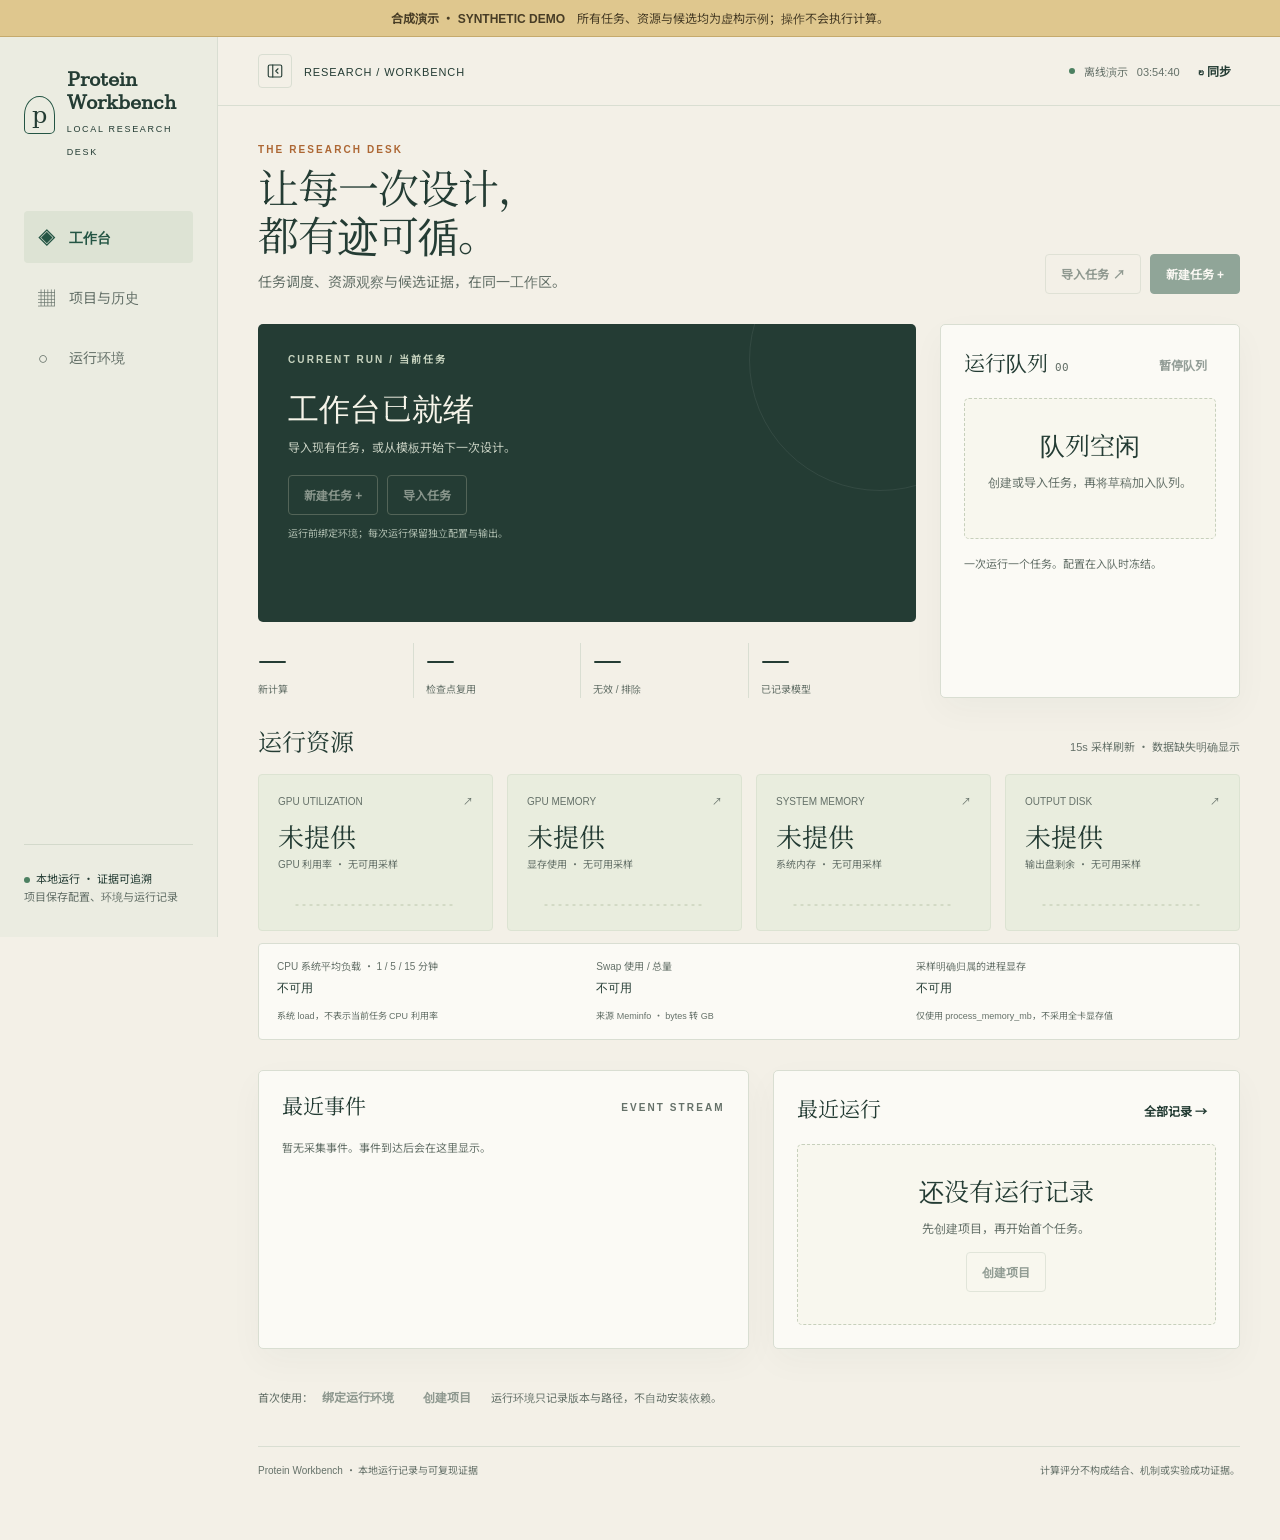
<file: src/pwb/assets/demo-empty.html>
<!doctype html><html lang="zh-CN" data-demo="empty"><head><meta charset="utf-8"><meta name="viewport" content="width=device-width,initial-scale=1"><meta name="csrf-token" content="SYNTHETIC-DEMO"><title>空状态合成演示 · Protein Workbench</title><link rel="stylesheet" href="./app.css"><script defer src="./demo-fixtures.js"></script><script defer src="./app.js"></script></head><body><a class="skip" href="#main">跳到工作区</a><div id="app"></div><div id="announcer" class="sr-only" role="status" aria-live="polite"></div><dialog id="form-dialog" aria-labelledby="dialog-title"></dialog><div id="toast" role="status" aria-live="polite" hidden></div></body></html>
</file>
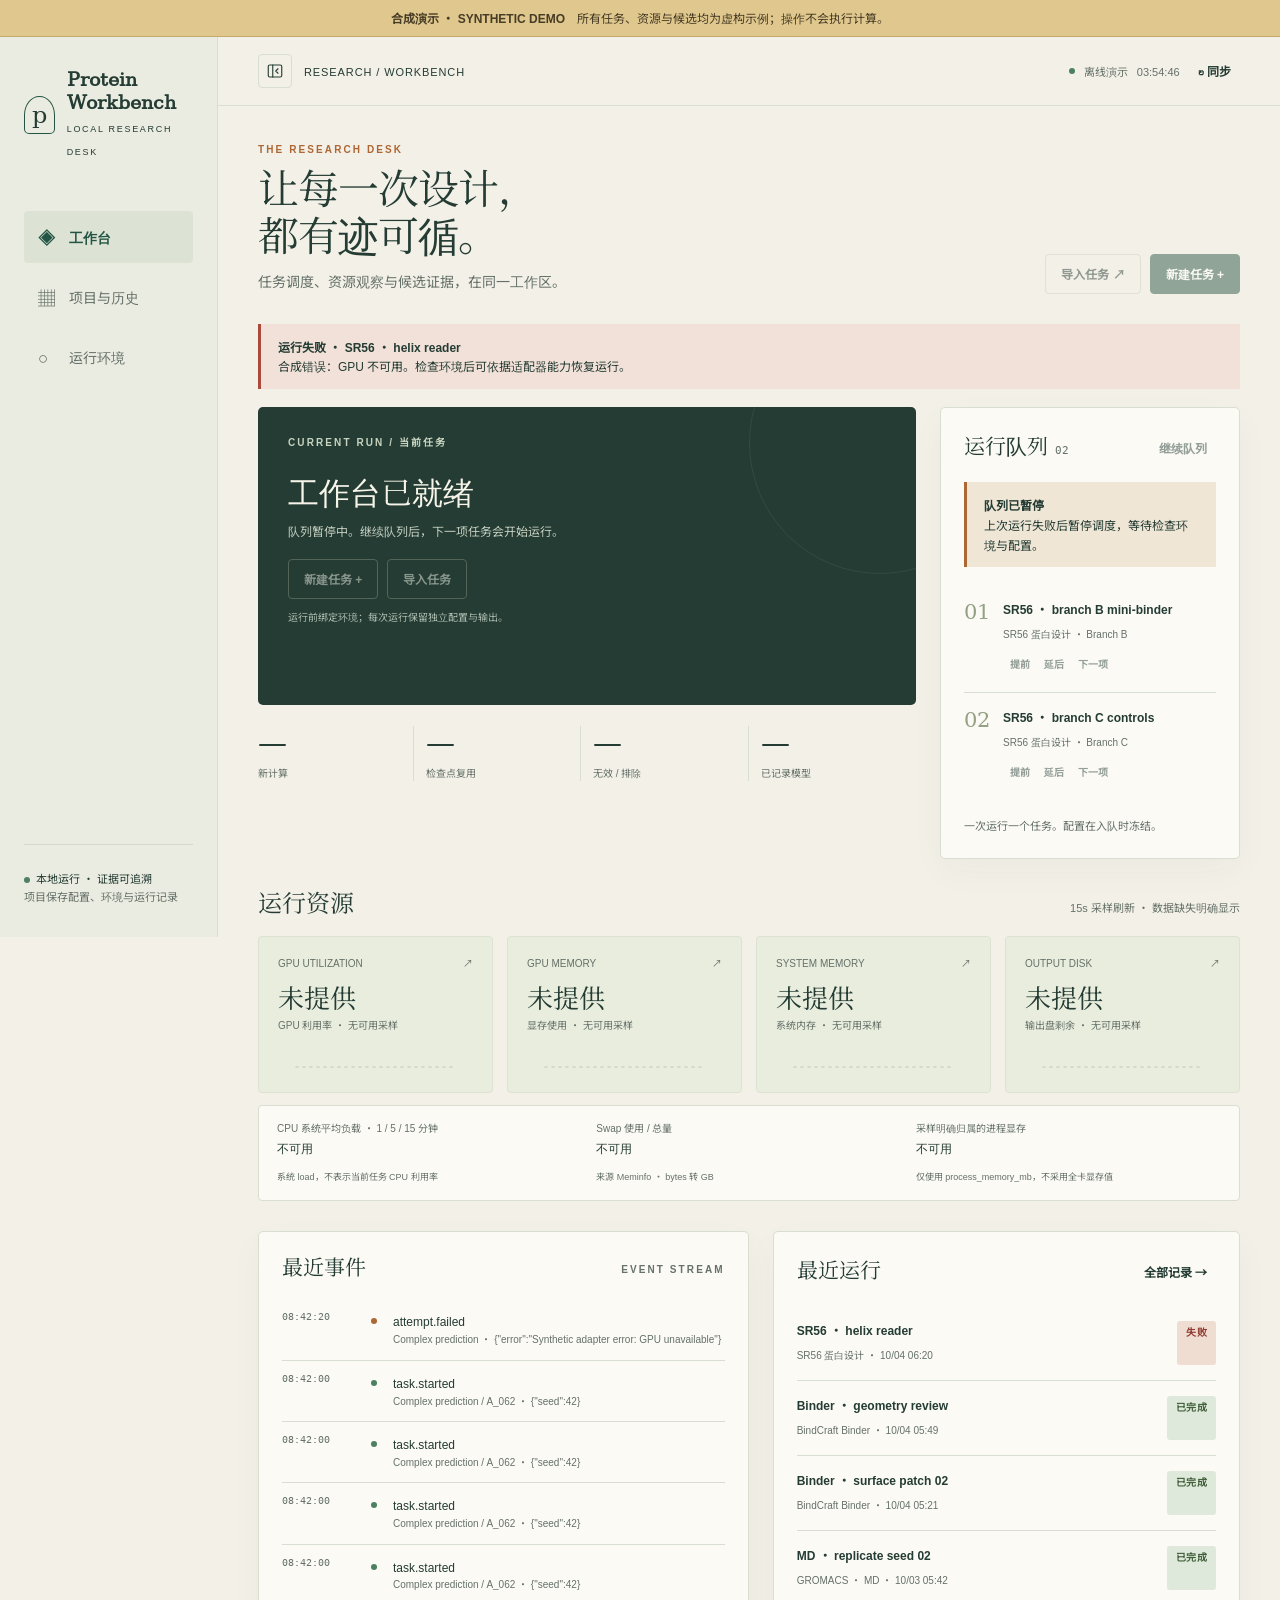
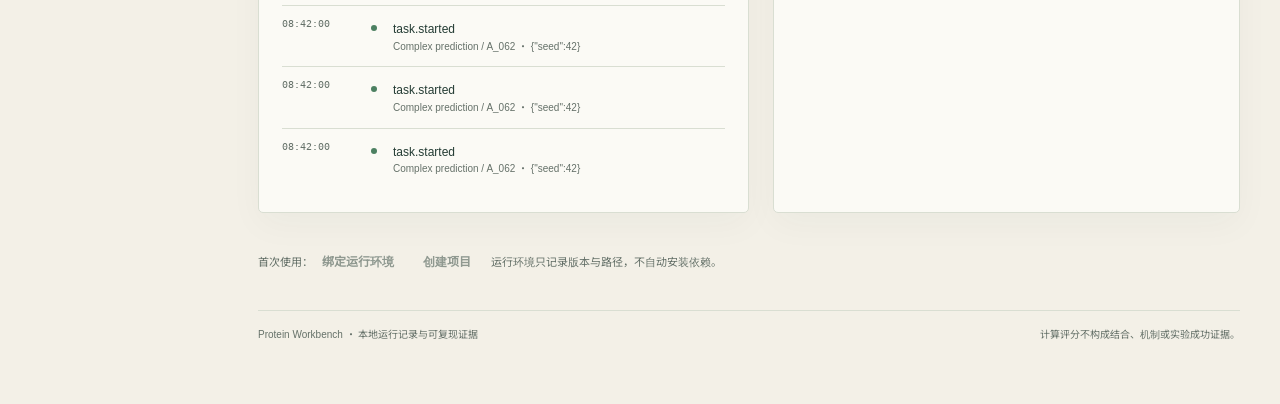
<file: src/pwb/assets/demo-failed.html>
<!doctype html><html lang="zh-CN" data-demo="failed"><head><meta charset="utf-8"><meta name="viewport" content="width=device-width,initial-scale=1"><meta name="csrf-token" content="SYNTHETIC-DEMO"><title>失败状态合成演示 · Protein Workbench</title><link rel="stylesheet" href="./app.css"><script defer src="./demo-fixtures.js"></script><script defer src="./app.js"></script></head><body><a class="skip" href="#main">跳到工作区</a><div id="app"></div><div id="announcer" class="sr-only" role="status" aria-live="polite"></div><dialog id="form-dialog" aria-labelledby="dialog-title"></dialog><div id="toast" role="status" aria-live="polite" hidden></div></body></html>
</file>
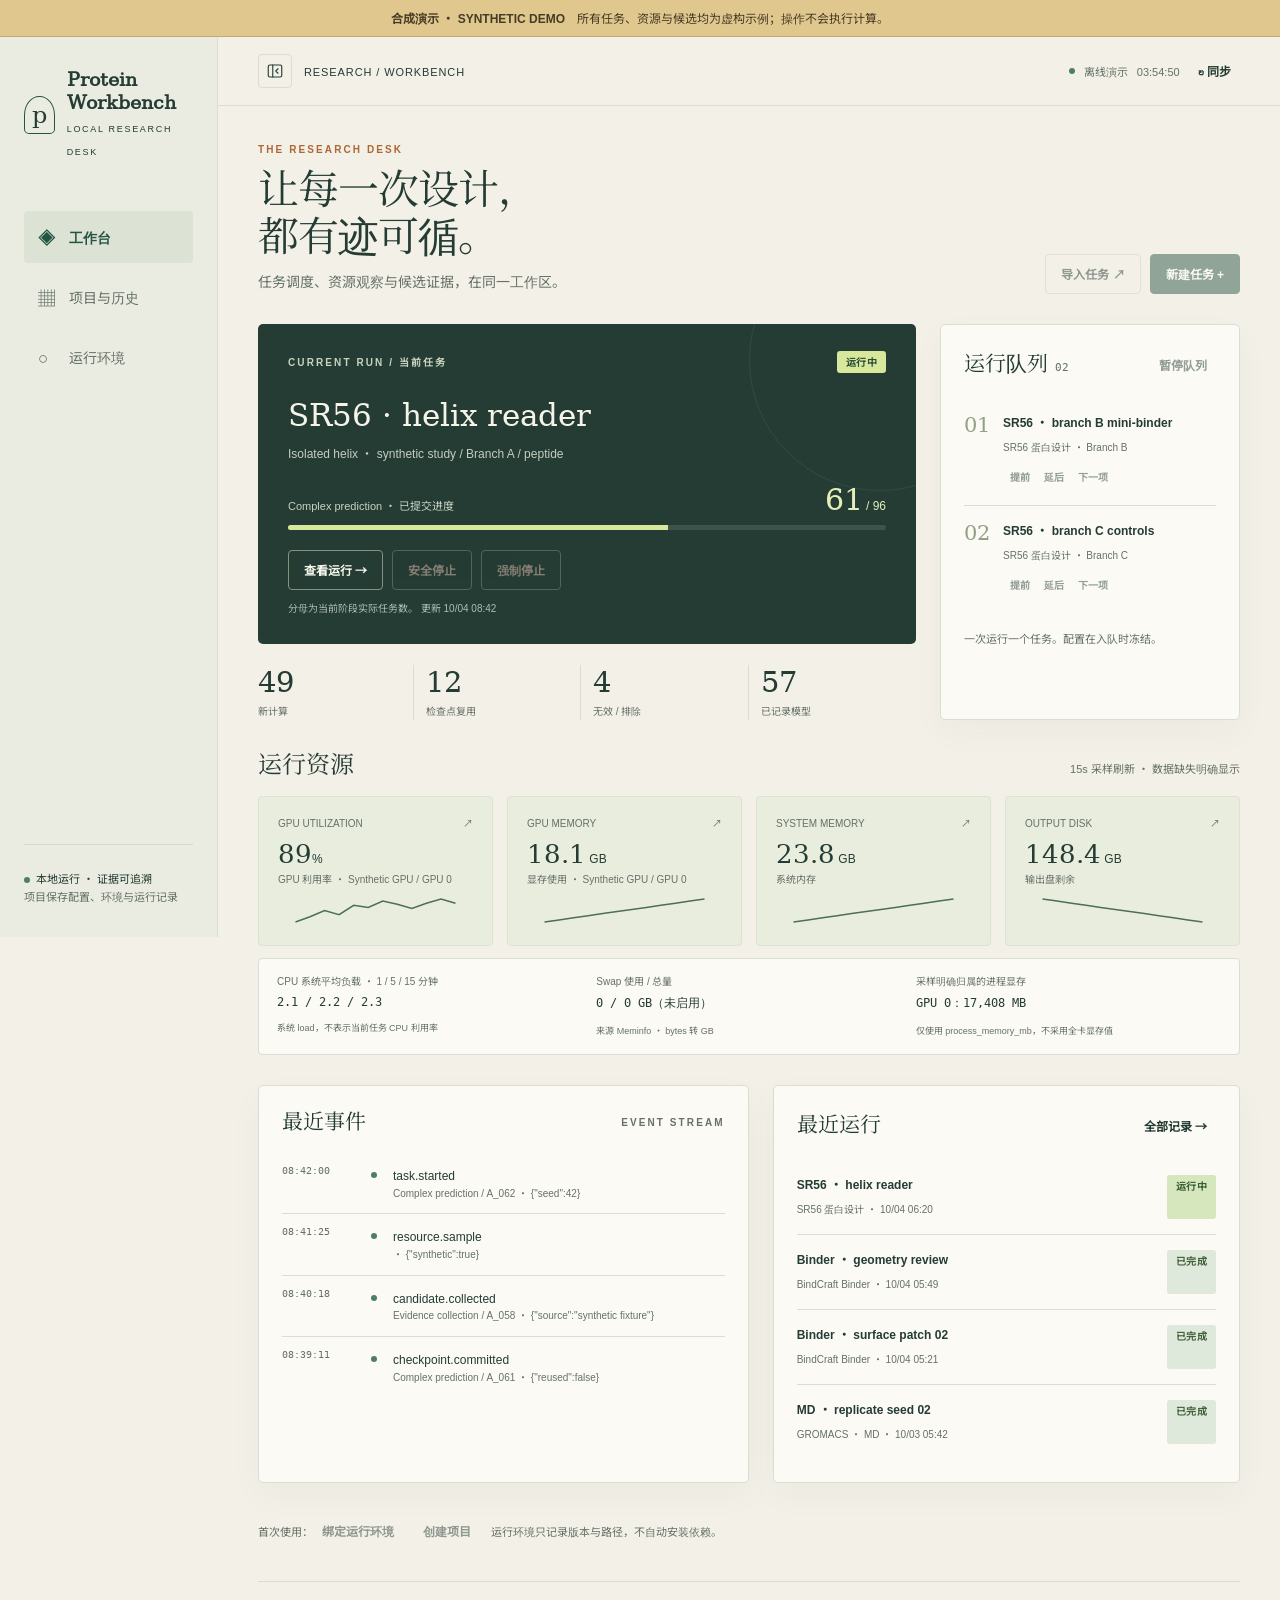
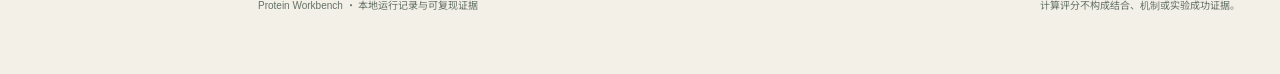
<file: src/pwb/assets/demo-normal.html>
<!doctype html><html lang="zh-CN" data-demo="normal"><head><meta charset="utf-8"><meta name="viewport" content="width=device-width,initial-scale=1"><meta name="csrf-token" content="SYNTHETIC-DEMO"><title>合成演示 · Protein Workbench</title><link rel="stylesheet" href="./app.css"><script defer src="./demo-fixtures.js"></script><script defer src="./app.js"></script></head><body><a class="skip" href="#main">跳到工作区</a><div id="app"></div><div id="announcer" class="sr-only" role="status" aria-live="polite"></div><dialog id="form-dialog" aria-labelledby="dialog-title"></dialog><div id="toast" role="status" aria-live="polite" hidden></div></body></html>
</file>
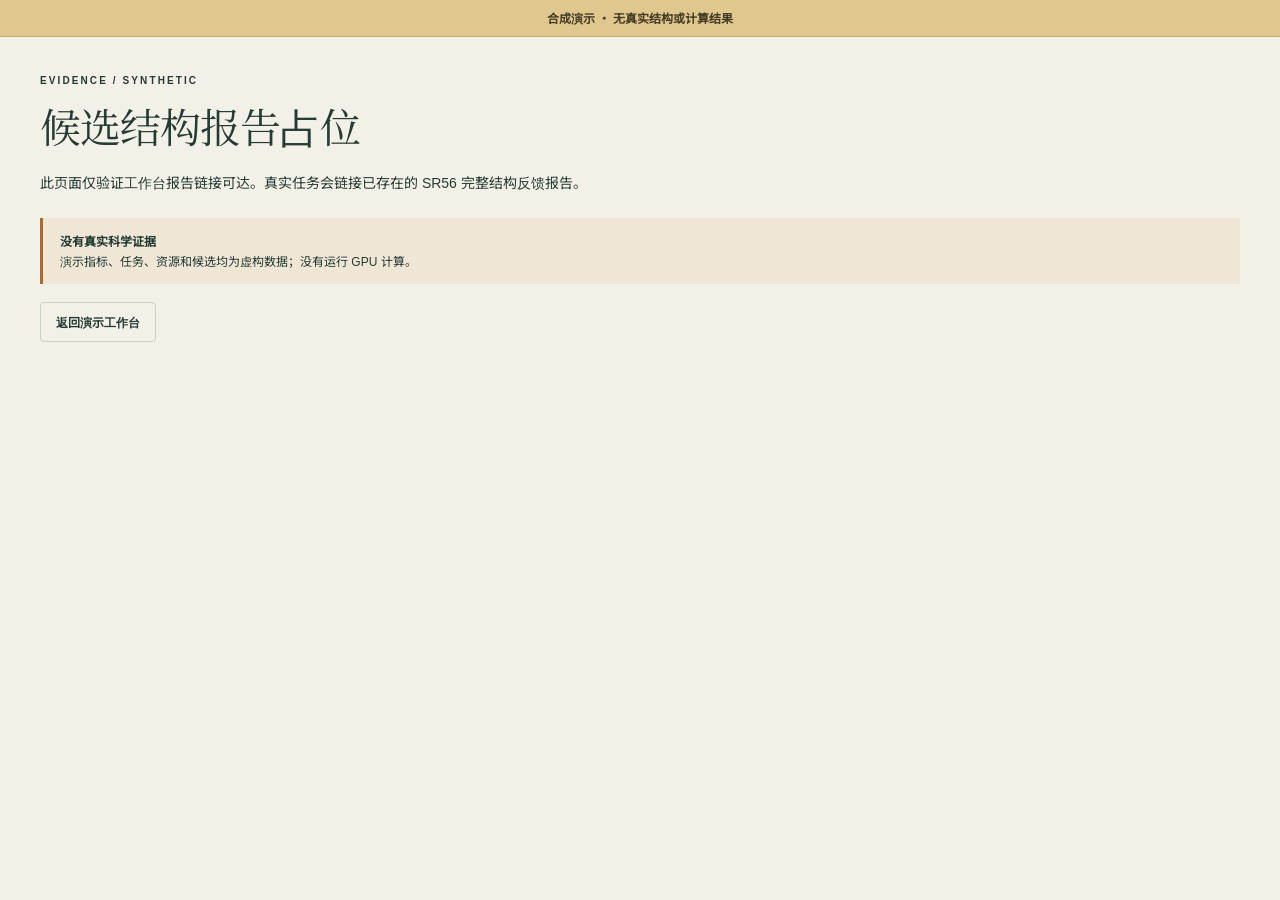
<file: src/pwb/assets/demo-report.html>
<!doctype html><html lang="zh-CN"><head><meta charset="utf-8"><meta name="viewport" content="width=device-width,initial-scale=1"><title>合成证据报告</title><link rel="stylesheet" href="./app.css"></head><body><div class="demo-banner"><strong>合成演示 · 无真实结构或计算结果</strong></div><main><div class="eyebrow">EVIDENCE / SYNTHETIC</div><h1 style="margin:18px 0">候选结构报告占位</h1><p>此页面仅验证工作台报告链接可达。真实任务会链接已存在的 SR56 完整结构反馈报告。</p><div class="issue" style="margin-top:24px"><strong>没有真实科学证据</strong>演示指标、任务、资源和候选均为虚构数据；没有运行 GPU 计算。</div><a class="btn" href="./demo-normal.html">返回演示工作台</a></main></body></html>
</file>
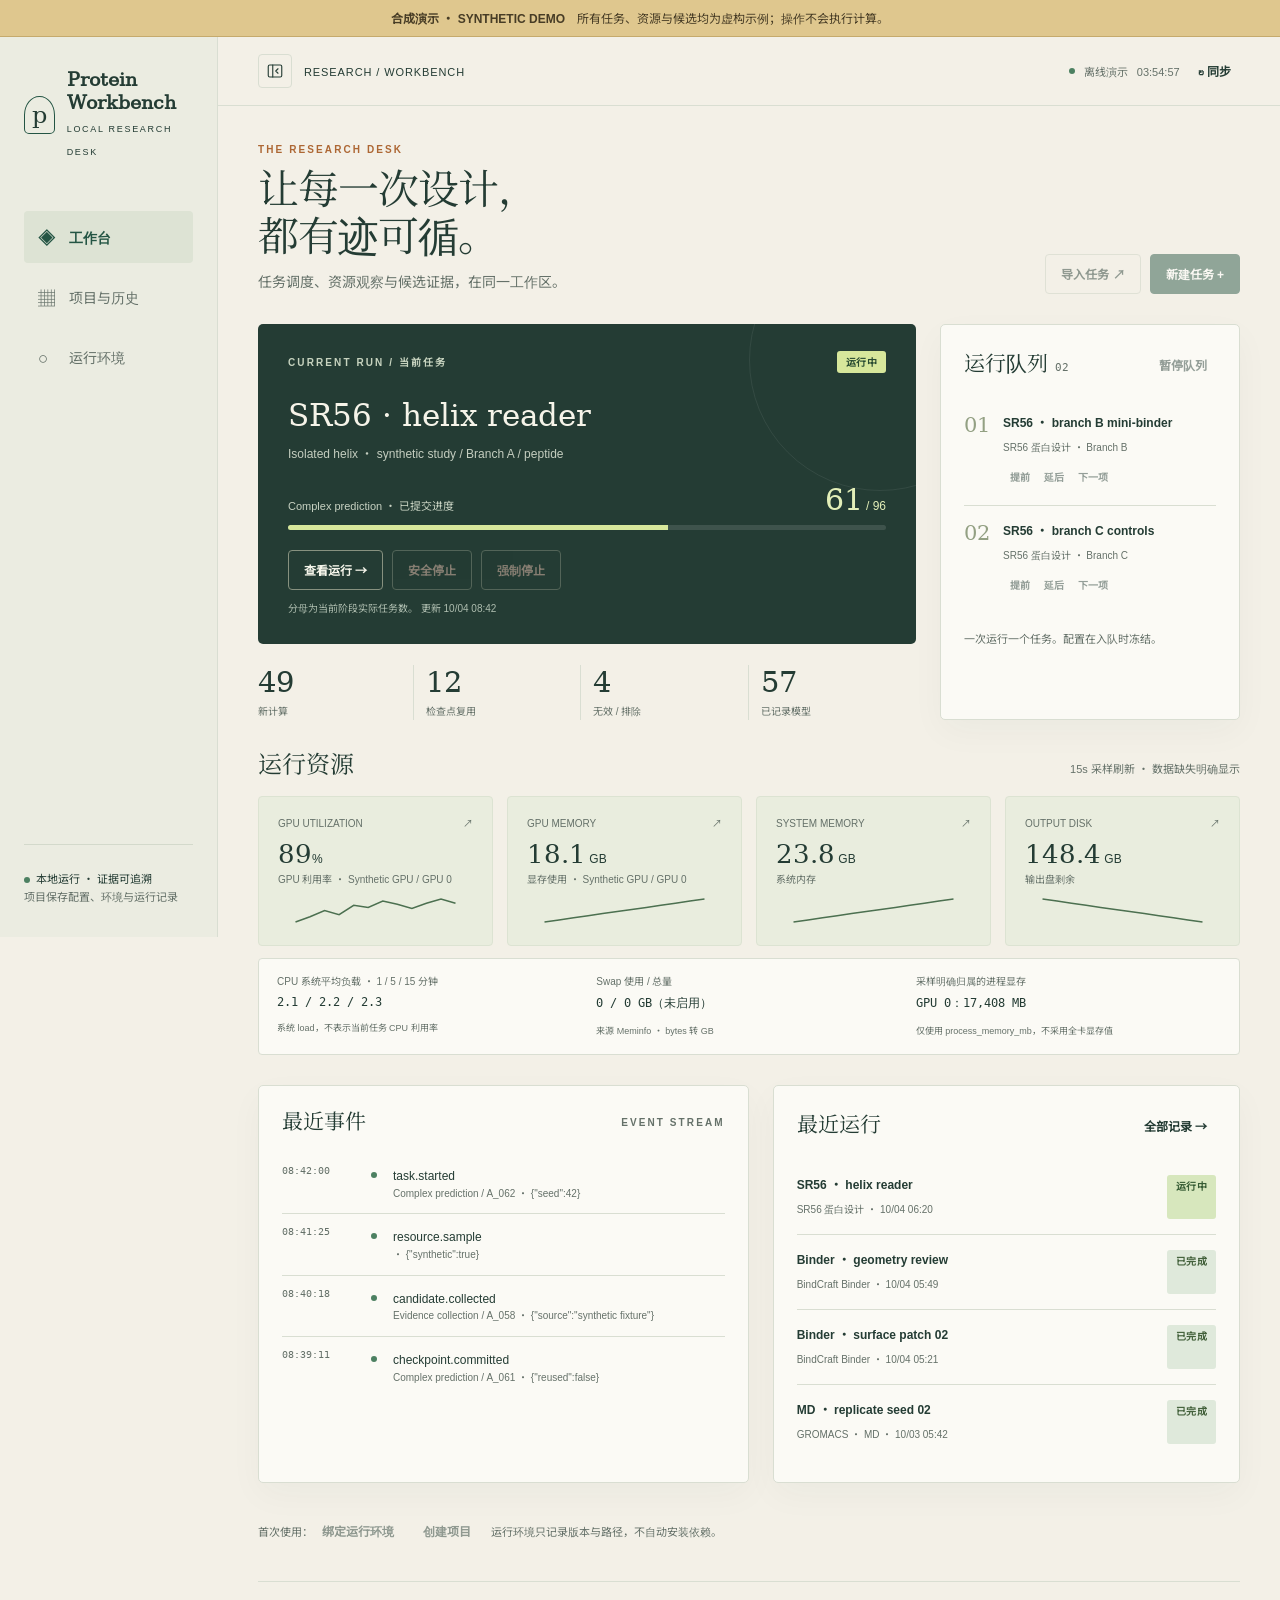
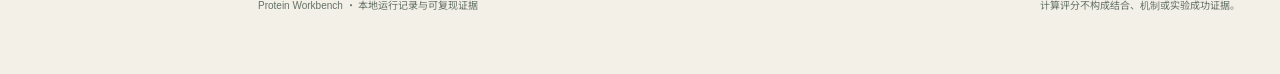
<file: src/pwb/assets/demo-rich.html>
<!doctype html><html lang="zh-CN" data-demo="rich"><head><meta charset="utf-8"><meta name="viewport" content="width=device-width,initial-scale=1"><meta name="csrf-token" content="SYNTHETIC-DEMO"><title>丰富数据合成演示 · Protein Workbench</title><link rel="stylesheet" href="./app.css"><script defer src="./demo-fixtures.js"></script><script defer src="./app.js"></script></head><body><a class="skip" href="#main">跳到工作区</a><div id="app"></div><div id="announcer" class="sr-only" role="status" aria-live="polite"></div><dialog id="form-dialog" aria-labelledby="dialog-title"></dialog><div id="toast" role="status" aria-live="polite" hidden></div></body></html>
</file>
<file: src/pwb/assets/app.css>
/* Offline bundled fonts; partial CJK subsets fall back to installed local CJK fonts. */
@font-face{font-family:WorkbenchSerif;src:url('./fonts/DejaVuSerif.ttf') format('truetype');font-weight:400;font-display:swap}
@font-face{font-family:WorkbenchSerifCJK;src:url('./fonts/SR56_Serif_CJK.ttf') format('truetype');font-weight:400;font-display:swap}
@font-face{font-family:WorkbenchSansCJK;src:url('./fonts/SR56_Sans_CJK.ttf') format('truetype');font-weight:400;font-display:swap}
@font-face{font-family:WorkbenchMono;src:url('./fonts/DejaVuSansMono.ttf') format('truetype');font-weight:400;font-display:swap}
:root{--paper:#f3f0e7;--surface:#fbfaf5;--ink:#243c34;--muted:#657169;--line:#d9ded2;--green:#245544;--lime:#d7e79b;--ochre:#ad6734;--red:#ac493d;--shadow:0 12px 35px #21382b09;--sans:WorkbenchSansCJK,"Avenir Next","Trebuchet MS","PingFang SC","Microsoft YaHei",sans-serif;--serif:WorkbenchSerif,WorkbenchSerifCJK,"Iowan Old Style","Palatino Linotype",Palatino,"Songti SC",serif;--mono:WorkbenchMono,"SFMono-Regular",Consolas,monospace}
*{box-sizing:border-box}body{margin:0;background:var(--paper);color:var(--ink);font:14px/1.65 var(--sans)}button,input,select,textarea{font:inherit}button,a,input,select,textarea,summary{outline-offset:4px}button:focus-visible,a:focus-visible,input:focus-visible,select:focus-visible,textarea:focus-visible,summary:focus-visible{outline:3px solid #a58f41}button{cursor:pointer}button:disabled{opacity:.48;cursor:not-allowed}a{color:var(--green);text-underline-offset:3px}h1,h2,h3,p{margin:0}h1{font:400 clamp(32px,3.2vw,46px)/1.15 var(--serif);letter-spacing:-1px}h2{font:400 25px/1.3 var(--serif)}h3{font-size:15px;line-height:1.5}.eyebrow{font-size:10px;font-weight:700;letter-spacing:2.1px;text-transform:uppercase}.muted{color:var(--muted)}.mono{font-family:var(--mono);font-size:11px}.sr-only{position:absolute;width:1px;height:1px;overflow:hidden;clip:rect(0,0,0,0)}.skip{position:fixed;top:-60px;left:20px;background:var(--surface);padding:12px;z-index:100}.skip:focus{top:12px}.shell{display:grid;grid-template-columns:218px minmax(0,1fr);min-height:100vh}.sidebar{background:#ebece1;border-right:1px solid var(--line);padding:32px 24px;position:sticky;top:0;height:100vh;display:flex;flex-direction:column}.brand{display:flex;align-items:center;gap:12px}.brand-mark{width:34px;height:38px;border:1.5px solid var(--green);border-radius:50% 50% 5px 5px;display:grid;place-items:center;font:24px var(--serif)}.brand strong{font:600 19px/1.05 var(--serif)}.brand small{font-size:9px;letter-spacing:1.7px}.nav{display:grid;gap:8px;margin-top:50px}.nav button{background:transparent;border:0;text-align:left;color:var(--muted);padding:12px 14px;border-radius:4px;display:flex;gap:11px;align-items:center}.nav button.active{background:#dde3d4;color:var(--green);font-weight:700}.nav-icon{font-size:17px;width:20px}.sidebar-foot{margin-top:auto;padding-top:24px;border-top:1px solid #d3d9cb;font-size:11px}.sidebar-foot .dot{margin-right:6px}.main-wrap{min-width:0}.topbar{display:flex;justify-content:space-between;align-items:center;gap:15px;height:69px;border-bottom:1px solid var(--line);padding:0 40px}.breadcrumb{font-size:11px;letter-spacing:.9px}.connection{font-size:11px;color:var(--muted);display:flex;align-items:center;gap:9px}.dot{width:6px;height:6px;background:#4c8061;display:inline-block;border-radius:50%}.dot.offline{background:var(--ochre)}main{padding:35px 40px 60px;max-width:1660px;margin:auto}.heading{display:flex;justify-content:space-between;align-items:end;gap:20px;margin-bottom:30px}.heading .eyebrow{margin-bottom:10px;color:var(--ochre)}.heading p{margin-top:9px;color:var(--muted)}.button-row{display:flex;align-items:center;gap:9px;flex-wrap:wrap}.btn{border:1px solid #c8d1c3;background:transparent;color:var(--ink);padding:9px 15px;border-radius:4px;min-height:40px;font-size:12px;font-weight:600;text-decoration:none;display:inline-flex;align-items:center;justify-content:center;gap:7px;white-space:nowrap}.btn.primary{background:var(--green);border-color:var(--green);color:#fff}.btn.quiet{border-color:transparent;padding:6px 8px;min-height:32px}.btn.danger{color:var(--red);border-color:#dcbfb4}.btn:hover:not(:disabled){background:#e2e7d8}.btn.primary:hover:not(:disabled){background:#163f31}.tag{padding:3px 9px;border-radius:3px;background:#e7ecdf;color:#42694d;font-size:10px;font-weight:700;letter-spacing:.45px;white-space:nowrap}.tag.running{background:#d7e7bd;color:#365c34}.tag.failed,.tag.error{background:#f0ddd2;color:#923d34}.tag.draft,.tag.queued,.tag.pending{background:#ede5d1;color:#846636}.tag.completed,.tag.success{background:#dfe9db;color:#43613b}.tag.stopped,.tag.paused{background:#e6e5dc;color:#666e62}.dashboard-grid{display:grid;grid-template-columns:minmax(0,1fr) 300px;gap:24px}.hero{background:var(--ink);color:#f6f4e9;padding:27px 30px;border-radius:5px;min-height:298px;position:relative;overflow:hidden}.hero:after{content:"";position:absolute;right:-95px;top:-95px;width:260px;height:260px;border:1px solid #ffffff12;border-radius:50%;pointer-events:none}.hero-head{display:flex;justify-content:space-between;align-items:center}.hero .eyebrow{color:#c7d3bf}.hero h2{font-size:31px;margin:22px 0 8px}.hero .subtitle{color:#c5cec0;font-size:12px}.hero .btn{border-color:#87917f;color:#f4f4e9}.hero .btn:hover:not(:disabled){background:#3a5547}.hero .btn.danger{color:#f0c5b4}.hero .tag{background:#d7e79b;color:#284b31}.progress-label{display:flex;justify-content:space-between;align-items:baseline;margin-top:22px;color:#c9d3c3;font-size:11px}.progress-label strong{font:30px/1 var(--serif);color:#e3efb8}.bar{background:#ffffff1e;height:5px;margin:10px 0 20px;overflow:hidden;border-radius:8px}.bar span{display:block;background:var(--lime);height:100%;transition:width .3s ease}.hero .button-row{margin-top:18px}.hero-note{font-size:10px;color:#aebdaf;margin-top:10px}.stats{display:grid;grid-template-columns:repeat(4,1fr);padding:21px 0 0;gap:12px}.stat{border-right:1px solid var(--line)}.stat:last-child{border:0}.stat strong{font:29px/1.2 var(--serif)}.stat span{display:block;font-size:10px;color:var(--muted);margin-top:4px}.panel{background:var(--surface);border:1px solid var(--line);border-radius:5px;padding:23px;box-shadow:var(--shadow)}.panel-title{display:flex;justify-content:space-between;align-items:center;margin-bottom:17px;gap:10px}.panel-title h2{font-size:21px}.queue-list{list-style:none;padding:0;margin:0}.queue-item{display:flex;gap:13px;padding:15px 0;border-bottom:1px solid var(--line)}.queue-item:last-child{border:0}.queue-number{font:21px var(--serif);color:#93a083;min-width:22px}.queue-item .content{flex:1;min-width:0}.queue-item h3{font-size:12px;margin-bottom:3px}.queue-item small{font-size:10px;color:var(--muted)}.queue-item .button-row{gap:0;margin-top:6px}.queue-item .btn{font-size:10px;padding:2px 6px;min-height:27px}.section{margin-top:30px}.section-heading{display:flex;justify-content:space-between;align-items:baseline;gap:12px;margin-bottom:15px}.section-heading h2{font-size:24px}.section-heading small{font-size:11px;color:var(--muted)}.resource-grid{display:grid;grid-template-columns:repeat(4,1fr);gap:14px}.resource{padding:18px 19px;background:#e9edde;border:1px solid #dce3d2;border-radius:4px;min-width:0}.resource-head{display:flex;justify-content:space-between;align-items:center;color:var(--muted);font-size:10px;gap:6px}.resource strong{font:26px var(--serif);display:block;margin-top:7px}.resource small{display:block;font-size:10px;color:var(--muted);margin-top:2px}.sparkline{display:block;width:100%;height:32px;margin-top:8px}.activity-list{list-style:none;padding:0;margin:0}.activity-list li{display:grid;grid-template-columns:75px 8px minmax(0,1fr);gap:14px;padding:12px 0;border-bottom:1px solid var(--line);font-size:12px}.activity-list li:last-child{border:0}.activity-list time{font:10px var(--mono);color:var(--muted)}.activity-list .dot{margin-top:7px}.activity-list small{color:var(--muted);font-size:10px;display:block}.lower-grid{display:grid;grid-template-columns:1.05fr 1fr;gap:24px}.project-grid{display:grid;grid-template-columns:repeat(auto-fill,minmax(255px,1fr));gap:18px}.project-card{background:var(--surface);border:1px solid var(--line);padding:23px;border-radius:4px}.project-card .eyebrow{color:var(--ochre);letter-spacing:1.3px}.project-card h2{font-size:23px;margin:12px 0 5px}.project-card p{font-size:11px;color:var(--muted)}.project-card .stats{grid-template-columns:1fr 1fr;padding:16px 0}.project-card .stat strong{font-size:22px}.run-list{display:grid;gap:10px}.run-row{display:grid;grid-template-columns:minmax(190px,1fr) 120px 110px 105px;align-items:center;gap:16px;padding:18px 21px;border:1px solid var(--line);border-radius:4px;background:var(--surface)}.run-title{background:none;border:0;padding:0;text-align:left;color:var(--ink);font-weight:600}.run-title:hover{text-decoration:underline}.run-row small{font-size:10px;display:block;color:var(--muted)}.run-row .tag{justify-self:start}.toolbar{display:flex;gap:10px;margin-bottom:18px;flex-wrap:wrap}.toolbar input{flex:1;min-width:180px;max-width:350px}.input,select,textarea{background:#fffef9;border:1px solid #c8d1c3;border-radius:4px;color:var(--ink);padding:9px 11px;width:100%;min-height:40px}textarea{resize:vertical;min-height:110px;font:12px/1.6 var(--mono)}.toolbar select{width:auto}.empty{padding:32px 22px;text-align:center;background:#f8f7ee;border:1px dashed #c7d0bc;border-radius:5px;color:var(--muted)}.empty h2{color:var(--ink);margin-bottom:8px}.empty p{font-size:12px;margin-bottom:14px}.issue{border-left:3px solid var(--ochre);background:#efe6d6;padding:13px 17px;margin-bottom:18px;font-size:12px}.issue.error{border-color:var(--red);background:#f2e1d8}.issue strong{display:block}.detail-meta{display:grid;grid-template-columns:repeat(4,minmax(0,1fr));gap:20px;padding:22px 0;border-bottom:1px solid var(--line);margin-bottom:24px}.detail-meta dt{font-size:10px;color:var(--muted);margin-bottom:5px}.detail-meta dd{margin:0;overflow-wrap:anywhere;font-size:12px}.stage-list{list-style:none;margin:0;padding:0;display:grid;gap:14px}.stage-list li{display:grid;grid-template-columns:28px minmax(0,1fr) 84px;gap:12px;align-items:start}.stage-index{border:1px solid var(--line);border-radius:50%;width:26px;height:26px;display:grid;place-items:center;font-size:10px}.stage-list .bar{background:#e0e6d7;margin:8px 0 6px;height:4px}.stage-list .bar span{background:var(--green)}.stage-list small{font-size:10px;color:var(--muted)}.stage-list h3{font-size:12px}.stage-list .tag{font-size:9px}.tabs{display:flex;gap:24px;border-bottom:1px solid var(--line);margin:28px 0 21px;overflow:auto}.tabs button{background:none;border:0;padding:12px 2px;color:var(--muted);white-space:nowrap;font-size:12px;border-bottom:2px solid transparent}.tabs button.active{border-color:var(--green);color:var(--ink);font-weight:700}.table-wrap{overflow:auto}.evidence-table{border-collapse:collapse;width:100%;font-size:11px;white-space:nowrap}.evidence-table th{text-align:left;background:#e9eddf;color:var(--muted);font-size:10px;font-weight:500}.evidence-table th,.evidence-table td{padding:12px 13px;border-bottom:1px solid var(--line)}.evidence-table td:first-child{font-weight:600}.evidence-table input{accent-color:var(--green)}.comparison{margin-top:20px;padding:18px;background:#edf0e4;border-radius:4px}.comparison-grid{display:grid;grid-template-columns:repeat(auto-fit,minmax(180px,1fr));gap:15px;margin-top:14px}.comparison article{background:var(--surface);padding:14px;border:1px solid var(--line)}.comparison dl{font-size:11px}.comparison dt{float:left;color:var(--muted);padding-right:8px}.comparison dd{text-align:right;margin:5px 0;overflow-wrap:anywhere}.code-box{font:11px/1.75 var(--mono);padding:18px;background:#e8ece0;overflow:auto;max-height:460px;border-radius:4px;white-space:pre-wrap;overflow-wrap:anywhere}.log-box{background:#20362f;color:#dbe2d5;white-space:pre;min-height:180px}.report-links{display:flex;gap:10px;flex-wrap:wrap;margin:14px 0}.help-note{font-size:11px;color:var(--muted);line-height:1.8}.env-list{display:grid;grid-template-columns:repeat(auto-fill,minmax(280px,1fr));gap:18px}.env-list h3{font:23px var(--serif);margin-bottom:9px}.env-list dl{font-size:11px;overflow-wrap:anywhere}.env-list dt{color:var(--muted);margin-top:10px}.env-list dd{margin:0;font-family:var(--mono)}.demo-banner{background:#dfc78e;color:#473c25;text-align:center;padding:8px 16px;font-size:12px;border-bottom:1px solid #c5aa6d}.footer-note{margin-top:32px;padding-top:15px;border-top:1px solid var(--line);font-size:10px;color:var(--muted);display:flex;justify-content:space-between;gap:14px}.connection-error{background:#f1e0d8;padding:12px 18px;color:#8f4235;font-size:12px;border-bottom:1px solid #d9b7a6}dialog{border:1px solid #c6cebc;border-radius:6px;background:var(--surface);color:var(--ink);padding:0;width:min(680px,calc(100vw - 32px));max-height:90vh;box-shadow:0 25px 120px #172b3344}dialog::backdrop{background:#15271e66;backdrop-filter:blur(3px)}.dialog-head{padding:24px 28px 18px;border-bottom:1px solid var(--line);display:flex;align-items:center;justify-content:space-between;gap:10px}.dialog-head h2{font-size:26px}.form-body{padding:22px 28px;max-height:64vh;overflow:auto}.form-grid{display:grid;grid-template-columns:1fr 1fr;gap:18px}.field{display:block;margin-bottom:18px;min-width:0}.field>span{display:block;font-size:12px;font-weight:600;margin-bottom:6px}.field small{display:block;color:var(--muted);font-size:10px;margin-top:5px;line-height:1.65}.field input[type=checkbox]{width:18px;height:18px;accent-color:var(--green)}.field.full{grid-column:1/-1}.form-footer{border-top:1px solid var(--line);padding:18px 28px;display:flex;justify-content:space-between;align-items:center;gap:12px}.form-error{background:#f2dfd4;color:#953d32;border-left:3px solid var(--red);padding:12px 15px;font-size:12px;margin-bottom:18px;white-space:pre-wrap}.config-fields{padding:18px;background:#edf0e3;margin-bottom:18px;border-radius:4px}.config-fields h3{margin-bottom:15px}.config-fields .field:last-child{margin-bottom:0}.form-body details{margin:15px 0}.form-body summary{cursor:pointer;font-size:12px}.form-body details textarea{margin-top:10px}#toast{position:fixed;bottom:25px;right:28px;max-width:420px;padding:14px 22px;background:var(--ink);color:var(--surface);box-shadow:0 8px 40px #152a3444;border-radius:4px;z-index:200;font-size:12px}.busy{pointer-events:none;opacity:.6}
@media(min-width:1440px){main{padding:42px 50px 70px}.topbar{padding:0 50px}.dashboard-grid{grid-template-columns:minmax(0,1fr) 330px}}
@media(max-width:1100px){.shell{grid-template-columns:180px minmax(0,1fr)}.sidebar{padding:28px 17px}.topbar{padding:0 25px}main{padding:30px 25px 45px}.dashboard-grid{grid-template-columns:minmax(0,1fr) 250px;gap:18px}.hero{padding:24px}.resource-grid{grid-template-columns:repeat(2,1fr)}.lower-grid{gap:18px}.run-row{grid-template-columns:minmax(150px,1fr) 100px 85px}.run-row>time{display:none}.heading{align-items:start}.heading .button-row{max-width:210px;justify-content:end}.brand strong{font-size:17px}}
@media(max-width:850px){.shell{grid-template-columns:1fr}.sidebar{height:auto;position:static;padding:18px 25px;flex-direction:row;justify-content:space-between;align-items:center;border-right:0;border-bottom:1px solid var(--line)}.nav{display:flex;margin:0;gap:3px}.nav button{padding:9px 11px;font-size:11px}.nav-icon{display:none}.sidebar-foot{display:none}.topbar{height:50px}.dashboard-grid{grid-template-columns:minmax(0,1fr) 245px}.hero h2{font-size:27px}.lower-grid{grid-template-columns:1fr}.detail-meta{grid-template-columns:repeat(2,1fr)}.footer-note{flex-direction:column;gap:4px}}
@media(max-width:650px){.sidebar{padding:16px 18px;display:block}.brand{justify-content:center}.brand-mark{width:29px;height:32px;font-size:20px}.nav{margin-top:16px;justify-content:center}.nav button{padding:8px 12px}.topbar{padding:0 18px;gap:8px}.breadcrumb{font-size:9px}.connection{font-size:9px;gap:5px}main{padding:25px 18px 40px}.heading{display:block;margin-bottom:22px}.heading .button-row{margin-top:18px;justify-content:start;max-width:none}.heading p{font-size:12px}h1{font-size:35px}.dashboard-grid{grid-template-columns:1fr}.hero{padding:23px}.hero h2{font-size:29px}.stats{grid-template-columns:repeat(4,1fr);gap:8px}.stat strong{font-size:25px}.stat span{font-size:9px}.panel{padding:19px}.resource-grid{gap:10px}.resource{padding:15px}.resource strong{font-size:25px}.run-row{grid-template-columns:minmax(0,1fr) 84px;gap:10px;padding:16px}.run-row>div:nth-child(2){display:none}.project-grid{grid-template-columns:1fr}.detail-meta{gap:17px}.section-heading h2{font-size:22px}.section-heading small{font-size:10px}.tabs{gap:20px}.form-grid{grid-template-columns:1fr;gap:0}.dialog-head{padding:20px}.form-body{padding:20px}.form-footer{padding:16px 20px}.form-footer .help-note{display:none}.env-list{grid-template-columns:1fr}#toast{left:18px;right:18px;bottom:18px}.demo-banner{font-size:10px}.activity-list li{grid-template-columns:60px 6px minmax(0,1fr);gap:10px}.comparison-grid{grid-template-columns:1fr}}
@media(prefers-reduced-motion:reduce){*,*::before,*::after{animation:none!important;transition:none!important;scroll-behavior:auto!important}}

.live-progress{border:1px solid var(--line);background:#eaf0df;padding:12px;margin:12px 0;border-radius:4px;min-width:0;overflow-wrap:anywhere}.live-progress strong{font-size:11px}.live-progress dl{display:grid;grid-template-columns:repeat(auto-fit,minmax(120px,1fr));gap:8px;margin:10px 0;font-size:11px}.live-progress dt{color:var(--muted)}.live-progress dd{margin:0;font-family:var(--mono)}.live-progress small{display:block;font-size:10px;line-height:1.8}.hero .live-progress{background:#ffffff08;border-color:#ffffff25}.hero .live-progress strong,.hero .live-progress dd{color:#e3efb8}.hero .live-progress dt,.hero .live-progress small{color:#c5cec0}.downstream-editor{border-top:1px solid var(--line);padding-top:14px}.downstream-editor .help-note{margin:10px 0}.stage-list .live-progress{grid-column:1/-1}.stage-list .live-progress dl{grid-template-columns:repeat(auto-fit,minmax(100px,1fr))}

.molecular-grid{display:grid;grid-template-columns:repeat(2,minmax(0,1fr));gap:14px;margin:16px 0}.molecular-card{min-width:0;background:var(--surface);padding:14px;border:1px solid var(--line);border-radius:4px}.molecular-card h3{margin-bottom:10px;overflow-wrap:anywhere}.molecular-canvas{position:relative;width:100%;height:280px;background:#20362f;border-radius:4px;overflow:hidden}.molecular-controls{display:flex;flex-wrap:wrap;gap:8px;margin:10px 0}.molecular-controls label{font-size:11px}.molecular-controls input{accent-color:var(--green)}@media(max-width:650px){.molecular-grid{grid-template-columns:1fr}.molecular-canvas{height:250px}}

.resource-details{display:grid;grid-template-columns:repeat(3,minmax(0,1fr));gap:14px;margin:12px 0 0;padding:14px 18px;border:1px solid var(--line);border-radius:4px;background:var(--surface)}.resource-details div{min-width:0}.resource-details dt{font-size:10px;color:var(--muted)}.resource-details dd{margin:5px 0;font:12px var(--mono);overflow-wrap:anywhere}.resource-details small{font-size:9px;color:var(--muted)}@media(max-width:650px){.resource-details{grid-template-columns:1fr;gap:12px}}

/* Collapsed navigation releases its entire column; main remains viewport-centered. */
.topbar-left{display:flex;align-items:center;gap:12px;min-width:0}
.sidebar-toggle{display:inline-flex;align-items:center;justify-content:center;flex:0 0 34px;width:34px;height:34px;padding:7px;border:1px solid var(--line);border-radius:4px;background:transparent;color:var(--ink)}
.sidebar-toggle:hover{background:#e2e7d8}.sidebar-toggle svg{width:20px;height:20px;fill:none;stroke:currentColor;stroke-width:1.5;stroke-linecap:round;stroke-linejoin:round}
.shell.sidebar-collapsed{grid-template-columns:minmax(0,1fr)}
.sidebar[hidden]{display:none}
@media(max-width:650px){.topbar-left{gap:8px}.topbar-left .breadcrumb{min-width:0;overflow:hidden;text-overflow:ellipsis;white-space:nowrap}.topbar-left{flex:1}.topbar .connection{flex-shrink:0}}
</file>
